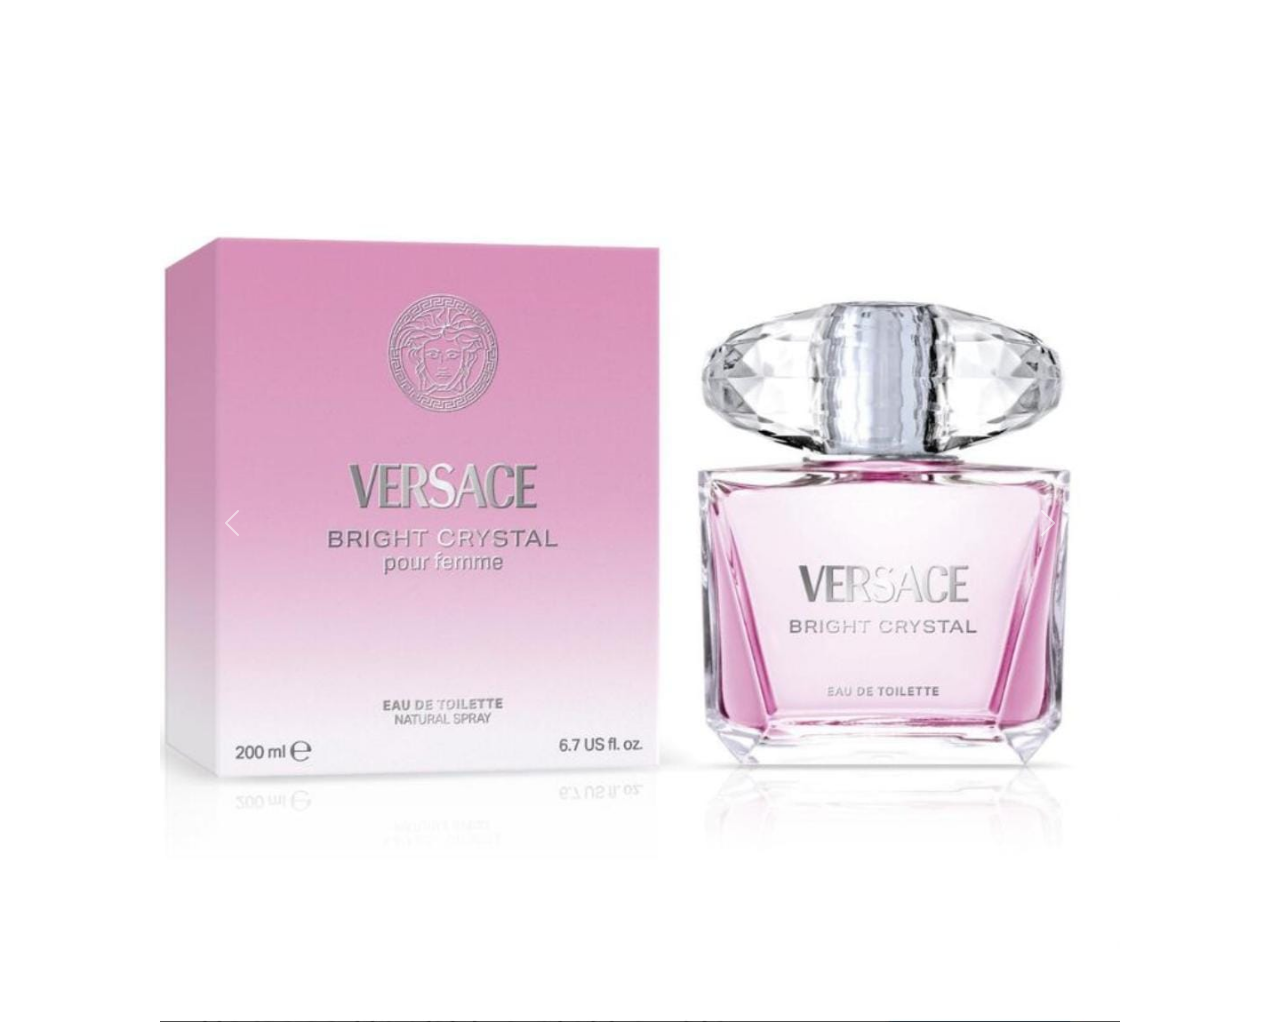
<file: warpaint_website/carousel.html>
<!DOCTYPE html>
<html lang="en">

<head>
    <meta charset="UTF-8">
    <meta name="viewport" content="width=device-width, initial-scale=1.0">
    <title>Carousel</title>

    <link rel="stylesheet" href="css/bootstrap.min.css">
    <link rel="stylesheet" href="css/style.css">

</head>

<body>

    <div id="carouselExample" class="carousel slide w-75 mx-auto mt-4" data-bs-ride="carousel">

        <div class="carousel-inner">
            <div class="carousel-indicators">
                <button type="button" data-bs-target="#carouselExample" data-bs-slide-to="0" class="active"></button>
                <button type="button" data-bs-target="#carouselExample" data-bs-slide-to="1"></button>
                <button type="button" data-bs-target="#carouselExample" data-bs-slide-to="2"></button>
            </div> 

            <div class="carousel-item active">
                <img src="img/versace.jpg" class="d-block w-100" alt="Slide 1">
                 <div class="carousel-caption d-none d-md-block">
                    <h5>Daniel Caesar</h5>
                    <p>Live music event coming soon.</p>
                </div> 

            <div class="carousel-item">
                <img src="img/dior.jpg" class="d-block w-100" alt="Slide 2">
               div class="carousel-caption d-none d-md-block">
                    <h5>Kali Uchis</h5>
                    <p> Live music event coming soon.</p>
                </div> 
            </div>

            <div class="carousel-item">
                <img src="img/Columbia.jpg" class="d-block w-100" alt="Slide 3">
               <div class="carousel-caption d-none d-md-block">
                    <h5>Cuco</h5>
                    <p>Live music event coming soon.</p>
                </div>
            </div>

        </div>

        <button class="carousel-control-prev" type="button" data-bs-target="#carouselExample" data-bs-slide="prev">
            <span class="carousel-control-prev-icon"></span>
        </button>

        <button class="carousel-control-next" type="button" data-bs-target="#carouselExample" data-bs-slide="next">
            <span class="carousel-control-next-icon"></span>
        </button>

    </div>

    <script src="js/bootstrap.bundle.js"></script>

</body>

</html>
</file>
<file: warpaint_website/css/style.css>
:root {
  --primary: #e91e63;
  --secondary: #f8bbd0;
  --dark: #333;
}

body {
  font-family: 'Lato', sans-serif;
  background: var(--secondary);
  color: var(--dark);
  margin: 0;
}

.header {
  display: flex;
  justify-content: flex-end;
  align-items: right;
  padding: 15px 40px;
  background: #fff;
  border-bottom: 1px solid #eee;
  position: sticky;
  top: 0;
}

nav ul {
  list-style: none;
  display: flex;
  gap: 25px;
}

nav a {
  text-decoration: none;
  color: var(--dark);
  font-weight: 600;
}

nav a:hover {
  color: var(--primary);
}

.hero {
  display: flex;
  flex-direction: column;
  justify-content: center;
  align-items: center;
  height: 80vh;
  text-align: center;
  background: var(--secondary);
}

.hero h2 {
  font-size: 48px;
  color: var(--primary);
}

.shop-btn {
  margin-top: 20px;
  background: var(--primary);
  color: #fff;
  padding: 12px 24px;
  border-radius: 4px;
  text-decoration: none;
  transition: background 0.3s;
}

.shop-btn:hover {
  background: #c2185b;
}

.featured {
  padding: 60px 20px;
  text-align: center;
}

.product-grid {
  display: flex;
  gap: 20px;
  justify-content: center;
  flex-wrap: wrap;
}

.product {
  background: #fff;
  padding: 20px;
  border-radius: 8px;
  width: 250px;
  transition: transform 0.3s;
}

.product:hover {
  transform: translateY(-5px);
}

.arrivals, .about, .testimonials {
  padding: 60px 20px;
  text-align: center;
}

footer {
  background: #fff;
  padding: 40px 20px;
  text-align: center;
}
footer .socials a {
  margin: 0 10px;
  text-decoration: none;
  color: var(--dark);
}








 :root {
      --wp-bg: #f7f2f4;        /* soft blush */
      --wp-bg-alt: #ffffff;    /* white */
      --wp-text: #1d1b20;      /* deep charcoal */
      --wp-text-muted: #6c6772;
      --wp-accent: #c89a5b;    /* warm gold */
      --wp-border: #e0d5da;
      --wp-hero-bg: #f2e8ec;
    }

    body {
      background-color: var(--wp-bg-alt);
      color: var(--wp-text);
    }

    .navbar {
      background-color: var(--wp-bg-alt);
    }

    .navbar-brand,
    .nav-link {
      text-transform: uppercase;
      letter-spacing: 0.12em;
      font-size: 0.8rem;
    }

    .nav-link {
      color: var(--wp-text-muted) !important;
    }

    .nav-link.active {
      color: var(--wp-text) !important;
    }

    .btn-outline-dark {
      color: var(--wp-text);
      border-color: var(--wp-text);
    }

    .btn-outline-dark:hover {
      background-color: var(--wp-text);
      color: #fff;
    }

    .btn-dark {
      background-color: var(--wp-text);
      border-color: var(--wp-text);
    }

    .btn-dark:hover {
      background-color: #000;
      border-color: #000;
    }

    .min-vh-75 { min-height: 75vh; }
    .tracking-wide { letter-spacing: 0.25em; }
    .section-title {
      letter-spacing: 0.18em;
      text-transform: uppercase;
      font-size: 0.75rem;
    }

    .wp-hero {
      background-color: var(--wp-hero-bg);
    }

    .wp-section-line {
      border: 0;
      height: 1px;
      background-image: linear-gradient(
        to right,
        transparent,
        var(--wp-accent),
        transparent
      );
    }

    .wp-card {
      border-radius: 1.25rem;
      border: 1px solid var(--wp-border);
    }

    .wp-placeholder {
      background: radial-gradient(circle at top, #fdf7fa, #e9d7df);
    }

    .wp-testimonial {
      border-radius: 1.5rem;
      border: 1px solid var(--wp-border);
      background-color: var(--wp-bg-alt);
    }

    footer {
      background-color: var(--wp-bg-alt);
    }

    footer hr {
      border-color: var(--wp-border);
    }

    .text-muted {
      color: var(--wp-text-muted) !important;
    }

    a.text-muted:hover {
      color: var(--wp-text) !important;
    }
</file>
